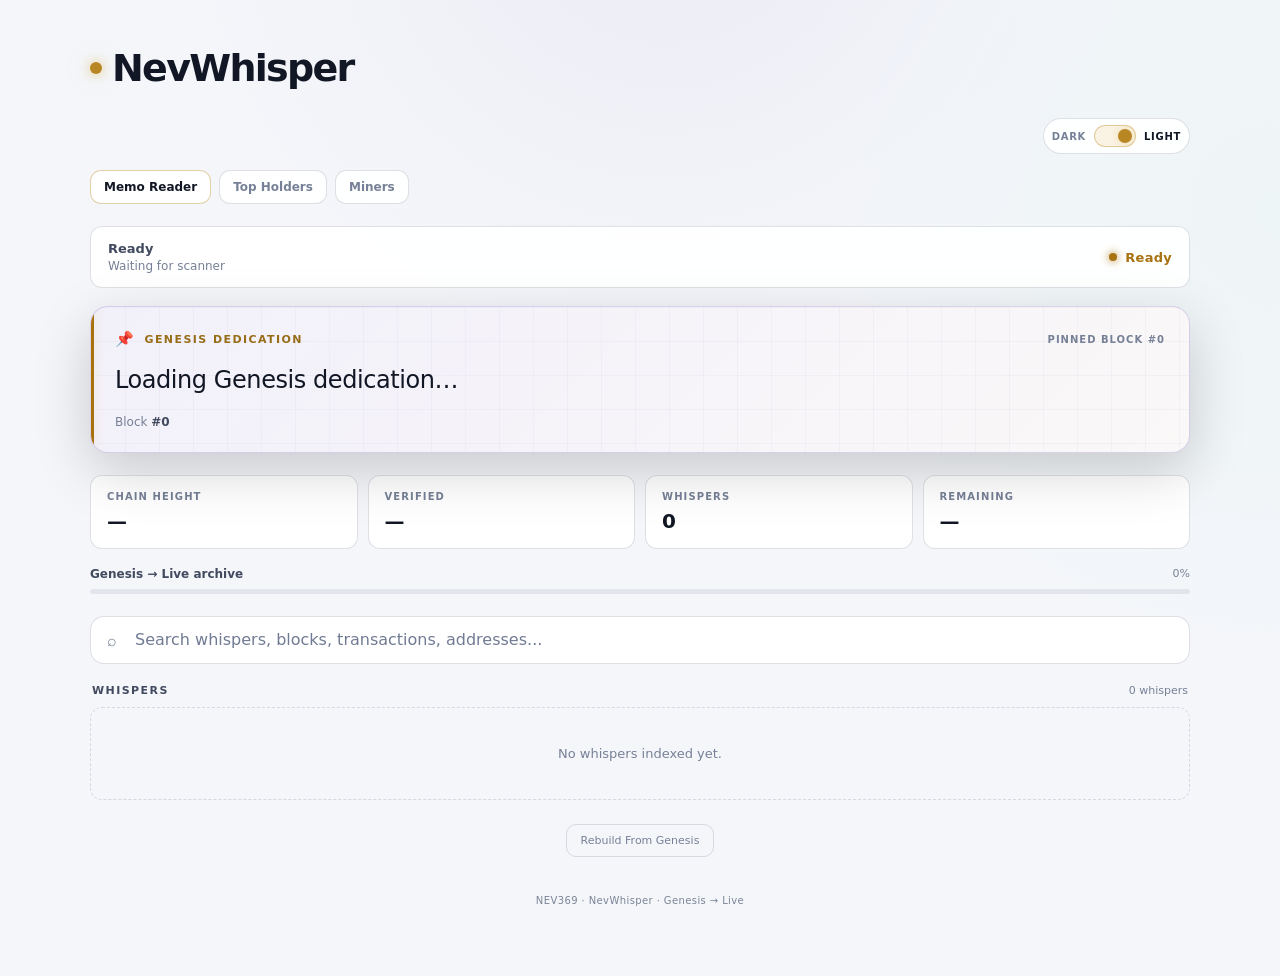
<file: index.html>
<!DOCTYPE html>
<html lang="en">
<head>
<meta charset="UTF-8">
<meta name="viewport" content="width=device-width, initial-scale=1.0">

<title>NevWhisper — NEV369 Memo Chat</title>

<link rel="stylesheet" href="src/css/app.css?v=20261008-6">
</head>

<body>

<div class="container">
  <header class="header">
    <div class="brand">
      <h1 class="brand-title">
        <span class="brand-mark"></span>
        NevWhisper
      </h1>
    </div>

    <div class="header-actions">
      <button id="themeToggle" class="theme-toggle" type="button" aria-label="Switch theme">
        <span class="theme-label">Dark</span>
        <span class="theme-track" aria-hidden="true"><span class="theme-knob"></span></span>
        <span class="theme-label">Light</span>
      </button>
    </div>

  </header>

  <nav class="tabbar" aria-label="NevWhisper sections">
    <button class="tab active" type="button" data-tab="memo">Memo Reader</button>
    <button class="tab" type="button" data-tab="holders">Top Holders</button>
    <button class="tab" type="button" data-tab="miners">Miners</button>
  </nav>

  <section class="status-panel">
    <div class="status-main">
      <div id="statusLabel" class="status-label">
        Ready
      </div>

      <div id="statusDetail" class="status-detail">
        Waiting for scanner
      </div>
    </div>

    <div id="memoScanWidget" class="scan-widget syncing" aria-live="polite">
      <span id="liveDot" class="status-light" aria-hidden="true"></span>
      <span id="liveStatus">Ready</span>
    </div>
  </section>

  <!-- GENESIS DEDICATION -->

  <section id="architect" class="architect">

    <div class="architect-header">
      <div class="architect-title">
        <span class="pin">📌</span>
        GENESIS DEDICATION
      </div>

      <div class="architect-tag">
        Pinned block #0
      </div>
    </div>

    <div id="architectMessage" class="architect-message">
      Loading Genesis dedication…
    </div>

    <div id="architectMeta" class="architect-meta">
      <span>Block <strong>#0</strong></span>
      <span>GENESIS</span>
    </div>

  </section>

  <!-- STATS -->

  <section class="stats">

    <div class="stat">
      <div class="stat-label">Chain Height</div>
      <div id="chainHeight" class="stat-value">—</div>
    </div>

    <div class="stat">
      <div class="stat-label">Verified</div>
      <div id="verifiedThrough" class="stat-value">—</div>
    </div>

    <div class="stat">
      <div class="stat-label">Whispers</div>
      <div id="whisperCount" class="stat-value">0</div>
    </div>

    <div class="stat">
      <div class="stat-label">Remaining</div>
      <div id="blocksRemaining" class="stat-value">—</div>
    </div>

  </section>

  <!-- PROGRESS -->

  <section class="progress-panel">

    <div class="progress-top">
      <div class="progress-label">
        Genesis → Live archive
      </div>

      <div id="progressPercent" class="progress-percent">
        0%
      </div>
    </div>

    <div class="progress-track">
      <div id="progressFill" class="progress-fill"></div>
    </div>

  </section>

  <!-- SEARCH -->

  <div class="search-wrap">

    <span class="search-icon">⌕</span>

    <input
      id="search"
      class="search"
      type="search"
      autocomplete="off"
      placeholder="Search whispers, blocks, transactions, addresses..."
      aria-label="Search whispers"
    >

  </div>

  <!-- WHISPERS -->

  <div class="section-heading">

    <div class="section-title">
      Whispers
    </div>

    <div id="sectionCount" class="section-count">
      0 whispers
    </div>

  </div>

  <section id="whispers" class="whispers"></section>

  <div class="controls">

    <button
      id="rebuild"
      class="rebuild"
      type="button"
    >
      Rebuild From Genesis
    </button>

  </div>


  <section id="holdersView" class="holders-view" aria-labelledby="holdersTitle">
    <section class="status-panel holder-status-panel">
      <div class="status-main">
        <div id="holderStatusLabel" class="status-label">Syncing</div>
        <div id="holderStatusDetail" class="status-detail">Checking holder scan against the live chain</div>
      </div>
      <div id="holderStatus" class="scan-widget syncing" aria-live="polite">
        <span class="status-light" aria-hidden="true"></span>
        <span>Syncing</span>
      </div>
    </section>

    <section id="holderSummary" class="stats holder-stats" aria-label="Top Holders chain statistics"></section>

    <section class="progress-panel holder-progress-panel">
      <div class="progress-top">
        <div class="progress-label">Genesis → Live holder index</div>
        <div id="holderProgressPercent" class="progress-percent">0%</div>
      </div>
      <div class="progress-track">
        <div id="holderProgressFill" class="progress-fill"></div>
      </div>
    </section>

    <div class="section-heading holder-section-heading">
      <div id="holdersTitle" class="section-title">Top 10 Holders</div>
      <div class="section-count" id="holderUpdated">—</div>
    </div>

    <div id="holderList" class="holder-list"></div>
    <div id="holderNote" class="holder-note"></div>
  </section>

  <section id="minersView" class="miners-view" aria-labelledby="minersTitle">
    <section class="status-panel miner-status-panel">
      <div class="status-main">
        <div id="minerStatusLabel" class="status-label">Ready</div>
        <div id="minerStatusDetail" class="status-detail">Recent block miner activity</div>
      </div>
      <div id="minerStatus" class="scan-widget live" aria-live="polite">
        <span class="status-light" aria-hidden="true"></span>
        <span>Ready</span>
      </div>
    </section>

    <section id="minerSummary" class="stats miner-stats" aria-label="Active miner statistics">
      <div class="stat"><div class="stat-label">Chain Height</div><div class="stat-value">—</div></div>
      <div class="stat"><div class="stat-label">Window</div><div class="stat-value">100 blocks</div></div>
      <div class="stat"><div class="stat-label">Active Miners</div><div class="stat-value">—</div></div>
      <div class="stat"><div class="stat-label">Top Share</div><div class="stat-value">—</div></div>
    </section>

    <section class="progress-panel miner-progress-panel">
      <div class="progress-top">
        <div class="progress-label">Recent 100-block miner window</div>
        <div id="minerProgressPercent" class="progress-percent">0%</div>
      </div>
      <div class="progress-track">
        <div id="minerProgressFill" class="progress-fill"></div>
      </div>
    </section>

    <div class="section-heading miner-section-heading">
      <div id="minersTitle" class="section-title">Active Miners</div>
      <div class="section-count" id="minerUpdated">—</div>
    </div>

    <div id="minerList" class="holder-list miner-list">
      <div class="empty">Open the Miners tab to scan recent block activity.</div>
    </div>

    <div id="minerNote" class="holder-note miner-note">
      Active miners are inferred from miners that produced blocks in the latest 100-block window.
    </div>
  </section>

  <div class="footer">
    NEV369 · NevWhisper · Genesis → Live
  </div>

</div>

<script type="module" src="src/js/app.js?v=20261008-7"></script>
</body>
</html>
</file>
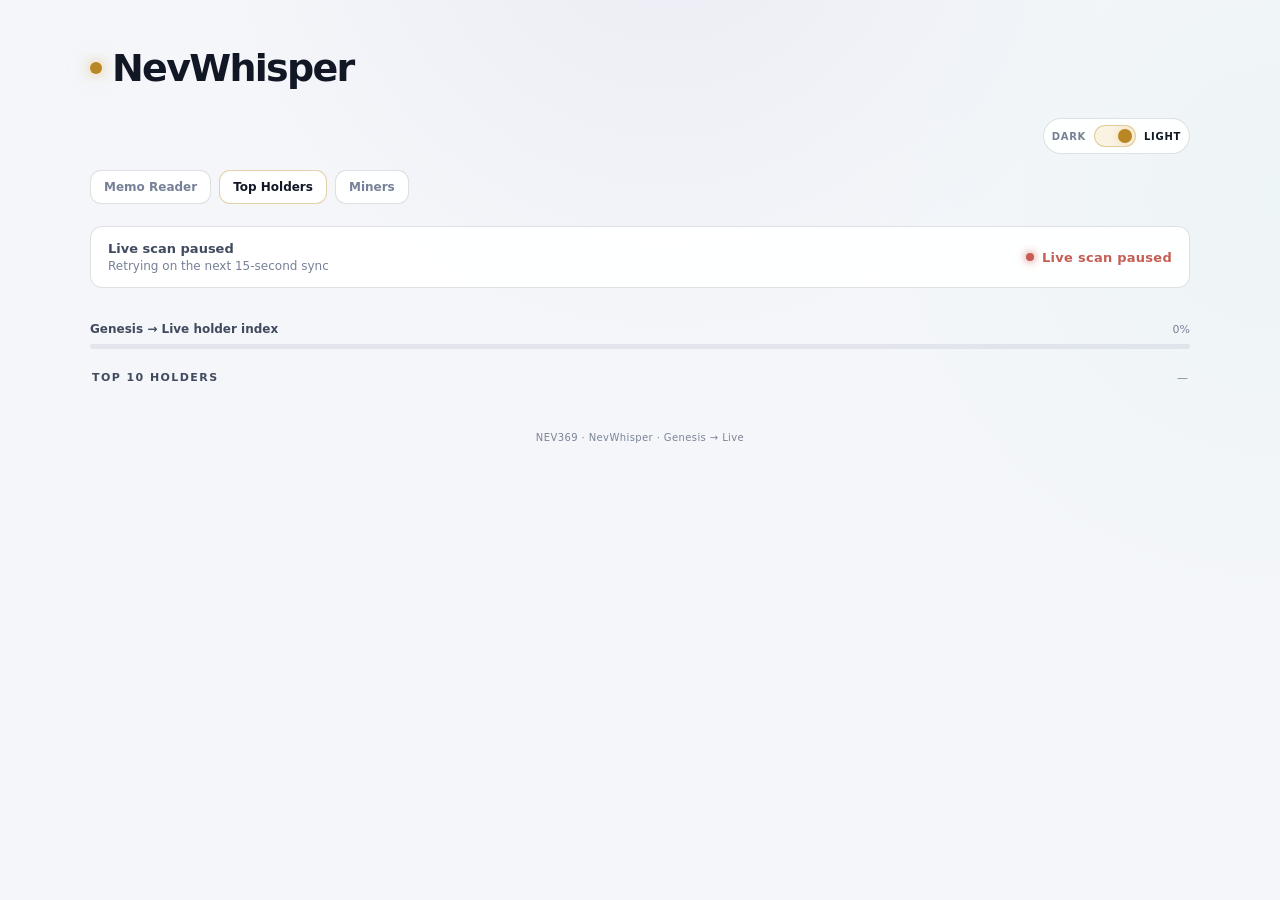
<file: holders/index.html>
<!DOCTYPE html>
<html lang="en">
<head>
  <meta charset="UTF-8">
  <meta name="viewport" content="width=device-width, initial-scale=1.0">
  <meta http-equiv="refresh" content="0; url=../?tab=holders">
  <title>NevWhisper — Top Holders</title>
  <script>
    window.location.replace("../?tab=holders");
  </script>
</head>
<body>
  <p>Top Holders has moved into NevWhisper. <a href="../?tab=holders">Open Top Holders</a>.</p>
</body>
</html>
</file>
<file: src/css/app.css>
:root {
  --bg: #080b15;
  --bg-soft: #0b0f1b;
  --panel: #101522;
  --panel-2: #151a29;
  --panel-3: #1a2030;

  --border: rgba(113, 124, 156, 0.20);
  --border-strong: rgba(227, 182, 87, 0.42);

  /*
    Q-Lock palette.
    Existing variable names are retained so this remains
    a visual-only update with no application logic impact.
  */
  --purple: #e3b657;
  --purple-bright: #f0c970;
  --purple-soft: rgba(227, 182, 87, 0.11);

  --blue: #4fd69c;
  --green: #4fd69c;
  --yellow: #e3b657;
  --red: #f0736b;

  --text: #f3f5f9;
  --text-soft: #c3cad8;
  --muted: #7f89a0;

  --radius: 18px;
  --radius-small: 12px;

  --shadow: 0 18px 60px rgba(0, 0, 0, 0.42);
}

* {
  box-sizing: border-box;
}

html {
  background: var(--bg);
}

body {
  margin: 0;
  min-height: 100vh;
  background:
    radial-gradient(circle at 52% -12%, rgba(83, 70, 145, 0.13), transparent 38%),
    radial-gradient(circle at 100% 22%, rgba(79, 214, 156, 0.035), transparent 30%),
    var(--bg);
  color: var(--text);
  font-family:
    Inter,
    ui-sans-serif,
    system-ui,
    -apple-system,
    BlinkMacSystemFont,
    "Segoe UI",
    sans-serif;
}

a {
  color: inherit;
}

button,
input {
  font: inherit;
}

button {
  cursor: pointer;
}

.container {
  width: min(1100px, calc(100% - 28px));
  margin: 0 auto;
  padding: 34px 0 70px;
}

/* --------------------------------------------------
   HEADER
-------------------------------------------------- */

.header {
  display: contents;
}

.brand {
  min-width: 0;
  padding: 12px 0 16px;
}

.header-actions {
  display: flex;
  align-items: center;
  justify-content: flex-end;
  padding: 12px 0 16px;
}

.brand {
  min-width: 0;
}

.brand-title {
  display: flex;
  align-items: center;
  gap: 10px;
  margin: 0;
  font-size: clamp(26px, 5vw, 38px);
  font-weight: 750;
  letter-spacing: -0.045em;
}

.brand-mark {
  width: 12px;
  height: 12px;
  border-radius: 50%;
  background: var(--purple);
  box-shadow:
    0 0 12px rgba(227, 182, 87, 0.72),
    0 0 28px rgba(227, 182, 87, 0.28);
}


.live-area {
  text-align: right;
  white-space: nowrap;
}

.live-status {
  display: inline-flex;
  align-items: center;
  gap: 7px;
  color: var(--text-soft);
  font-size: 12px;
  font-weight: 700;
  letter-spacing: 0.08em;
  text-transform: uppercase;
}

.live-dot {
  width: 8px;
  height: 8px;
  border-radius: 50%;
  background: var(--green);
  box-shadow: 0 0 12px rgba(98, 230, 165, 0.65);
}

.live-dot.scanning {
  background: var(--purple);
  box-shadow: 0 0 12px rgba(227, 182, 87, 0.66);
  animation: pulse 1.4s ease-in-out infinite;
}

.live-dot.error {
  background: var(--red);
  box-shadow: 0 0 12px rgba(255, 107, 129, 0.6);
}

@keyframes pulse {
  0%, 100% {
    opacity: 1;
    transform: scale(1);
  }

  50% {
    opacity: 0.55;
    transform: scale(0.78);
  }
}

/* --------------------------------------------------
   STATUS
-------------------------------------------------- */

.status-panel {
  display: flex;
  align-items: center;
  justify-content: space-between;
  gap: 18px;

  padding: 14px 17px;
  margin-bottom: 18px;

  border: 1px solid var(--border);
  border-radius: var(--radius-small);

  background:
    linear-gradient(
      135deg,
      rgba(227, 182, 87, 0.07),
      rgba(79, 214, 156, 0.025)
    ),
    var(--panel);
}

.status-main {
  min-width: 0;
}

.status-label {
  color: var(--text-soft);
  font-size: 13px;
  font-weight: 650;
}

.status-detail {
  margin-top: 3px;
  color: var(--muted);
  font-size: 12px;
}

.scan-widget {
  display: inline-flex;
  align-items: center;
  gap: 8px;
  flex-shrink: 0;
  font-size: 13px;
  font-weight: 700;
  letter-spacing: 0.02em;
  white-space: nowrap;
}

.scan-widget .status-light {
  width: 8px;
  height: 8px;
  border-radius: 50%;
  display: inline-block;
  flex: 0 0 8px;
  box-shadow: 0 0 8px currentColor;
}

.scan-widget.live {
  color: var(--green);
}

.scan-widget.live .status-light {
  background: var(--green);
}

.scan-widget.syncing {
  color: var(--yellow);
}

.scan-widget.syncing .status-light {
  background: var(--yellow);
  animation: pulse 1.4s ease-in-out infinite;
}

.scan-widget.failed {
  color: var(--red);
}

.scan-widget.failed .status-light {
  background: var(--red);
}

/* --------------------------------------------------
   ARCHITECT PIN
-------------------------------------------------- */

.architect {
  position: relative;
  overflow: hidden;

  margin-bottom: 22px;
  padding: 23px 24px;

  border: 1px solid rgba(118, 92, 184, 0.34);
  border-radius: var(--radius);

  background:
    linear-gradient(rgba(111, 86, 173, 0.075) 1px, transparent 1px),
    linear-gradient(90deg, rgba(111, 86, 173, 0.075) 1px, transparent 1px),
    linear-gradient(135deg, rgba(89, 65, 150, 0.13), rgba(19, 17, 43, 0.18)),
    #111126;
  background-size:
    34px 34px,
    34px 34px,
    auto,
    auto;

  box-shadow:
    0 18px 55px rgba(0, 0, 0, 0.18),
    inset 0 1px 0 rgba(255, 255, 255, 0.025);
}

.architect::after {
  content: "";
  position: absolute;
  top: 0;
  left: 0;
  width: 3px;
  height: 100%;
  background: var(--yellow);
  box-shadow: 0 0 12px rgba(227, 182, 87, 0.28);
}

.architect-header {
  display: flex;
  align-items: center;
  justify-content: space-between;
  gap: 12px;
  margin-bottom: 16px;
}

.architect-title {
  display: flex;
  align-items: center;
  gap: 9px;

  font-size: 11px;
  font-weight: 800;
  letter-spacing: 0.13em;
  color: var(--purple-bright);
}

.pin {
  font-size: 15px;
}

.architect-tag {
  color: var(--muted);
  font-size: 10px;
  font-weight: 700;
  letter-spacing: 0.1em;
  text-transform: uppercase;
}

.architect-message {
  color: var(--text);
  font-size: clamp(18px, 3vw, 24px);
  line-height: 1.4;
  letter-spacing: -0.018em;
  white-space: pre-wrap;
  overflow-wrap: anywhere;
}

.architect-meta {
  display: flex;
  flex-wrap: wrap;
  align-items: center;
  gap: 8px 14px;
  margin-top: 17px;

  color: var(--muted);
  font-size: 12px;
}

.architect-meta strong {
  color: var(--text-soft);
}

.architect-meta a {
  color: var(--purple-bright);
  text-decoration: none;
}

.architect-meta a:hover {
  text-decoration: underline;
}

/* --------------------------------------------------
   STATS
-------------------------------------------------- */

.stats {
  display: grid;
  grid-template-columns: repeat(4, 1fr);
  gap: 10px;
  margin-bottom: 18px;
}

.stat {
  min-width: 0;
  padding: 15px 16px;

  border: 1px solid var(--border);
  border-radius: var(--radius-small);
  background: rgba(16, 21, 34, 0.92);
}

.stat-label {
  color: var(--muted);
  font-size: 10px;
  font-weight: 750;
  letter-spacing: 0.11em;
  text-transform: uppercase;
}

.stat-value {
  margin-top: 7px;
  color: var(--text);
  font-size: 20px;
  font-weight: 720;
  letter-spacing: -0.025em;
  overflow: hidden;
  text-overflow: ellipsis;
}

/* --------------------------------------------------
   PROGRESS
-------------------------------------------------- */

.progress-panel {
  margin-bottom: 22px;
}

.progress-top {
  display: flex;
  align-items: center;
  justify-content: space-between;
  gap: 12px;
  margin-bottom: 8px;
}

.progress-label {
  color: var(--text-soft);
  font-size: 12px;
  font-weight: 650;
}

.progress-percent {
  color: var(--muted);
  font-size: 11px;
}

.progress-track {
  height: 5px;
  overflow: hidden;
  border-radius: 999px;
  background: rgba(255,255,255,0.06);
}

.progress-fill {
  width: 0%;
  height: 100%;
  border-radius: inherit;
  background: linear-gradient(
    90deg,
    var(--purple),
    var(--blue)
  );
  box-shadow: 0 0 14px rgba(227, 182, 87, 0.24);
  transition: width 0.35s ease;
}

/* --------------------------------------------------
   SEARCH
-------------------------------------------------- */

.search-wrap {
  position: relative;
  margin-bottom: 20px;
}

.search {
  width: 100%;
  height: 48px;
  padding: 0 17px 0 44px;

  border: 1px solid var(--border);
  border-radius: 14px;

  outline: none;

  color: var(--text);
  background: rgba(16, 21, 34, 0.96);

  transition:
    border-color 0.18s ease,
    box-shadow 0.18s ease;
}

.search::placeholder {
  color: #707b93;
}

.search:focus {
  border-color: var(--border-strong);
  box-shadow: 0 0 0 3px rgba(227, 182, 87, 0.08);
}

.search-icon {
  position: absolute;
  left: 17px;
  top: 50%;
  transform: translateY(-50%);

  color: var(--muted);
  font-size: 16px;
  pointer-events: none;
}

/* --------------------------------------------------
   SECTION HEADING
-------------------------------------------------- */

.section-heading {
  display: flex;
  align-items: baseline;
  justify-content: space-between;
  gap: 12px;

  margin: 0 2px 10px;
}

.section-title {
  color: var(--text-soft);
  font-size: 11px;
  font-weight: 800;
  letter-spacing: 0.13em;
  text-transform: uppercase;
}

.section-count {
  color: var(--muted);
  font-size: 11px;
}

/* --------------------------------------------------
   WHISPERS
-------------------------------------------------- */

.whispers {
  display: grid;
  gap: 9px;
}

.whisper {
  padding: 16px 17px;

  border: 1px solid var(--border);
  border-radius: 15px;

  background:
    linear-gradient(
      135deg,
      rgba(255,255,255,0.012),
      rgba(79, 94, 133, 0.035)
    ),
    var(--panel);

  transition:
    border-color 0.18s ease,
    background 0.18s ease,
    transform 0.18s ease;
}

.whisper:hover {
  border-color: var(--border-strong);
  background: var(--panel-2);
}

.whisper.dedication {
  border-color: rgba(227, 182, 87, 0.46);
  background:
    linear-gradient(
      135deg,
      rgba(227, 182, 87, 0.085),
      rgba(155, 124, 255, 0.035)
    ),
    var(--panel);
  box-shadow:
    inset 3px 0 0 rgba(227, 182, 87, 0.76),
    0 0 22px rgba(227, 182, 87, 0.055);
}

.whisper.dedication:hover {
  border-color: rgba(227, 182, 87, 0.66);
}

.whisper.dedication .block-link {
  color: var(--yellow);
}

.dedication-badge {
  display: inline-flex;
  align-items: center;
  width: fit-content;
  margin: 0 0 9px;
  padding: 4px 8px;
  border: 1px solid rgba(227, 182, 87, 0.38);
  border-radius: 999px;
  background: rgba(227, 182, 87, 0.10);
  color: var(--yellow);
  font-size: 9px;
  font-weight: 850;
  letter-spacing: 0.12em;
  text-transform: uppercase;
}

.whisper.dedication .memo {
  font-weight: 620;
}

.whisper.new {
  animation: newWhisper 1.8s ease-out;
}

@keyframes newWhisper {
  0% {
    border-color: rgba(227, 182, 87, 0.78);
    box-shadow: 0 0 28px rgba(227, 182, 87, 0.13);
  }

  100% {
    border-color: var(--border);
    box-shadow: none;
  }
}

.whisper-top {
  display: flex;
  align-items: center;
  justify-content: space-between;
  gap: 14px;
  margin-bottom: 11px;
}

.block-link {
  color: var(--purple-bright);
  font-size: 13px;
  font-weight: 750;
  text-decoration: none;
}

.block-link:hover {
  text-decoration: underline;
}

.timestamp {
  color: var(--muted);
  font-size: 11px;
  text-align: right;
}

.memo {
  color: var(--text);
  font-size: 15px;
  line-height: 1.55;
  white-space: pre-wrap;
  overflow-wrap: anywhere;
}

.details {
  display: grid;
  grid-template-columns: 90px minmax(0, 1fr);
  gap: 6px 12px;
  margin-top: 14px;
}

.detail-label {
  color: var(--muted);
  font-size: 11px;
}

.detail-value {
  min-width: 0;
  color: var(--text-soft);
  font-size: 11px;
  overflow-wrap: anywhere;
}

.detail-value a {
  color: var(--text-soft);
  text-decoration: none;
}

.detail-value a:hover {
  color: var(--purple-bright);
  text-decoration: underline;
}

.empty {
  padding: 38px 20px;
  border: 1px dashed var(--border);
  border-radius: var(--radius-small);
  color: var(--muted);
  text-align: center;
  font-size: 13px;
}

/* --------------------------------------------------
   FOOTER / CONTROLS
-------------------------------------------------- */

.controls {
  display: flex;
  justify-content: center;
  margin-top: 24px;
}

.rebuild {
  padding: 9px 14px;

  border: 1px solid var(--border);
  border-radius: 10px;

  color: var(--muted);
  background: transparent;

  font-size: 11px;
}

.rebuild:hover {
  color: var(--text-soft);
  border-color: var(--border-strong);
  background: rgba(227, 182, 87, 0.045);
}

.footer {
  margin-top: 38px;
  color: #657086;
  font-size: 10px;
  text-align: center;
  letter-spacing: 0.04em;
}

/* --------------------------------------------------
   RESPONSIVE
-------------------------------------------------- */

@media (max-width: 720px) {
  .container {
    width: min(100% - 18px, 1100px);
    padding-top: 22px;
  }

  .header {
    align-items: flex-start;
  }

  .live-area {
    display: none;
  }

  .stats {
    grid-template-columns: repeat(2, 1fr);
  }

  .status-panel {
    align-items: flex-start;
    flex-direction: column;
    gap: 8px;
  }

  .scan-widget {
    font-size: 12px;
  }

  .architect {
    padding: 20px 19px;
  }

  .whisper-top {
    align-items: flex-start;
    flex-direction: column;
    gap: 5px;
  }

  .timestamp {
    text-align: left;
  }
}

@media (max-width: 430px) {
  .stats {
    grid-template-columns: 1fr 1fr;
    gap: 7px;
  }

  .stat {
    padding: 12px;
  }

  .stat-value {
    font-size: 17px;
  }

  .details {
    grid-template-columns: 70px minmax(0, 1fr);
  }
}

/* --------------------------------------------------
   TOP HOLDERS TAB
   Mirrors Memo Reader UI without changing Memo Reader.
-------------------------------------------------- */
.holders-view,
.miners-view {
  display: none;
}

.holders-view.active,
.miners-view.active {
  display: block;
}

.tabbar {
  display: flex;
  gap: 8px;
  margin: 0 0 22px;
}

.tab {
  border: 1px solid var(--border);
  border-radius: 11px;
  padding: 9px 13px;
  background: var(--panel);
  color: var(--muted);
  font-size: 12px;
  font-weight: 750;
}

.tab.active {
  color: var(--text);
  border-color: var(--border-strong);
  background: var(--purple-soft);
}

.holder-status-panel {
  margin-bottom: 18px;
}

.holder-section-heading {
  margin-top: 0;
}

.holder-stat-value {
  font-variant-numeric: tabular-nums;
}


.holder-list {
  display: grid;
  gap: 9px;
}

.holder-row {
  display: grid;
  grid-template-columns: 52px minmax(0, 1fr) auto;
  gap: 14px;
  align-items: center;
  padding: 16px 17px;
  border: 1px solid var(--border);
  border-radius: 15px;
  background:
    linear-gradient(
      135deg,
      rgba(255,255,255,0.012),
      rgba(79, 94, 133, 0.035)
    ),
    var(--panel);
  transition:
    border-color 0.18s ease,
    background 0.18s ease,
    transform 0.18s ease;
}

.holder-row:hover {
  border-color: var(--border-strong);
  background: var(--panel-2);
}

.holder-rank {
  color: var(--purple-bright);
  font-size: 13px;
  font-weight: 750;
}

.holder-address {
  color: var(--text);
  font-family: ui-monospace, SFMono-Regular, Menlo, monospace;
  font-size: 13px;
  overflow-wrap: anywhere;
}

.holder-known-address {
  display: flex;
  align-items: center;
  flex-wrap: wrap;
  gap: 7px;
  font-family: inherit;
}

.holder-known-name {
  color: var(--text);
  font-size: 14px;
  font-weight: 780;
  letter-spacing: -0.01em;
}

.holder-lock-badge {
  display: inline-flex;
  align-items: center;
  padding: 2px 7px;
  border: 1px solid var(--border-strong);
  border-radius: 999px;
  background: var(--purple-soft);
  color: var(--purple-bright);
  font-size: 9px;
  font-weight: 800;
  letter-spacing: 0.04em;
  text-transform: lowercase;
  white-space: nowrap;
}

.holder-actions {
  display: flex;
  gap: 6px;
  margin-top: 7px;
}

.holder-action {
  border: 1px solid var(--border);
  border-radius: 8px;
  padding: 5px 8px;
  background: transparent;
  color: var(--muted);
  font-size: 10px;
  text-decoration: none;
}

.holder-action:hover {
  color: var(--purple-bright);
  border-color: var(--border-strong);
}

.holder-balance {
  text-align: right;
}

.holder-amount {
  color: var(--text);
  font-weight: 780;
  font-size: 17px;
  line-height: 1.2;
  letter-spacing: -0.015em;
  font-variant-numeric: tabular-nums;
}

.holder-share {
  margin-top: 5px;
  color: var(--muted);
  font-size: 11px;
  font-variant-numeric: tabular-nums;
}

.holder-note {
  color: var(--muted);
  font-size: 12px;
  line-height: 1.6;
  margin-top: 16px;
}

@media (max-width: 720px) {
  .holder-row {
    grid-template-columns: 38px 1fr;
  }

  .holder-balance {
    grid-column: 2;
    text-align: left;
    margin-top: 4px;
  }
}

@media (max-width: 430px) {
  .tabbar {
    overflow-x: auto;
  }
}

/* The live controller hooks remain available to JavaScript but stay invisible. */
.live-area{display:none;}


/* --------------------------------------------------
   DARK / LIGHT MODE
-------------------------------------------------- */

:root[data-theme="light"] {
  --bg: #f4f6fa;
  --bg-soft: #eceff5;
  --panel: #ffffff;
  --panel-2: #f7f9fc;
  --panel-3: #eef2f7;

  --border: rgba(49, 61, 90, 0.16);
  --border-strong: rgba(184, 137, 38, 0.38);

  --purple: #b88622;
  --purple-bright: #986d17;
  --purple-soft: rgba(227, 182, 87, 0.16);

  --blue: #2fae7a;
  --green: #238f66;
  --yellow: #a87210;
  --red: #c65d55;

  --text: #121725;
  --text-soft: #414a5e;
  --muted: #768096;

  --shadow: 0 18px 60px rgba(34, 45, 70, 0.12);
}

html[data-theme="light"] body {
  background:
    radial-gradient(circle at 52% -12%, rgba(83, 70, 145, 0.055), transparent 38%),
    radial-gradient(circle at 100% 22%, rgba(79, 214, 156, 0.04), transparent 30%),
    var(--bg);
}

html[data-theme="light"] .stat,
html[data-theme="light"] .holder-row {
  background: rgba(255, 255, 255, 0.94);
}

html[data-theme="light"] .status-panel,
html[data-theme="light"] .tab,
html[data-theme="light"] .theme-toggle {
  background: rgba(255, 255, 255, 0.92);
}

html[data-theme="light"] .search {
  background: rgba(255, 255, 255, 0.96);
}

html[data-theme="light"] .architect {
  border-color: rgba(118, 92, 184, 0.24);
  background:
    linear-gradient(rgba(111, 86, 173, 0.045) 1px, transparent 1px),
    linear-gradient(90deg, rgba(111, 86, 173, 0.045) 1px, transparent 1px),
    linear-gradient(135deg, rgba(139, 115, 199, 0.08), rgba(227, 182, 87, 0.04)),
    #fbfbfe;
  background-size:
    34px 34px,
    34px 34px,
    auto,
    auto;
}

html[data-theme="light"] .whisper {
  background:
    linear-gradient(
      135deg,
      rgba(49, 61, 90, 0.018),
      rgba(79, 214, 156, 0.02)
    ),
    var(--panel);
}

html[data-theme="light"] .whisper.dedication {
  background:
    linear-gradient(
      135deg,
      rgba(227, 182, 87, 0.13),
      rgba(118, 92, 184, 0.045)
    ),
    #ffffff;
}

html[data-theme="light"] .progress-track {
  background: rgba(49, 61, 90, 0.09);
}

html[data-theme="light"] .footer {
  color: #7b8496;
}


/* --------------------------------------------------
   THEME TOGGLE
-------------------------------------------------- */

.theme-toggle {
  display: inline-flex;
  align-items: center;
  gap: 8px;
  padding: 6px 8px;
  border: 1px solid var(--border);
  border-radius: 999px;
  background: var(--panel);
  color: var(--muted);
  cursor: pointer;
  user-select: none;
  transition: border-color .18s ease, background .18s ease;
}

.theme-toggle:hover {
  border-color: var(--border-strong);
}

.theme-label {
  font-size: 10px;
  font-weight: 800;
  letter-spacing: .07em;
  text-transform: uppercase;
}

.theme-track {
  position: relative;
  width: 42px;
  height: 22px;
  border-radius: 999px;
  background: var(--purple-soft);
  border: 1px solid var(--border-strong);
}

.theme-knob {
  position: absolute;
  top: 3px;
  left: 3px;
  width: 14px;
  height: 14px;
  border-radius: 50%;
  background: var(--purple);
  box-shadow: 0 0 9px rgba(227,182,87,.45);
  transition: transform .2s ease;
}

html[data-theme="light"] .theme-knob {
  transform: translateX(20px);
}

html[data-theme="light"] .theme-label:last-child {
  color: var(--text);
}

html:not([data-theme="light"]) .theme-label:first-child {
  color: var(--text);
}

@media (max-width: 720px) {
  .theme-label {
    font-size: 9px;
  }

  .theme-toggle {
    gap: 6px;
    padding: 5px 7px;
  }
}



/* Secondary tabs use the same status panel and live widget as Memo Reader. */
.holder-status-panel,
.miner-status-panel { margin-bottom: 16px; }

.miner-list .holder-amount,
.miner-list .holder-share {
  font-variant-numeric: tabular-nums;
}
</file>
